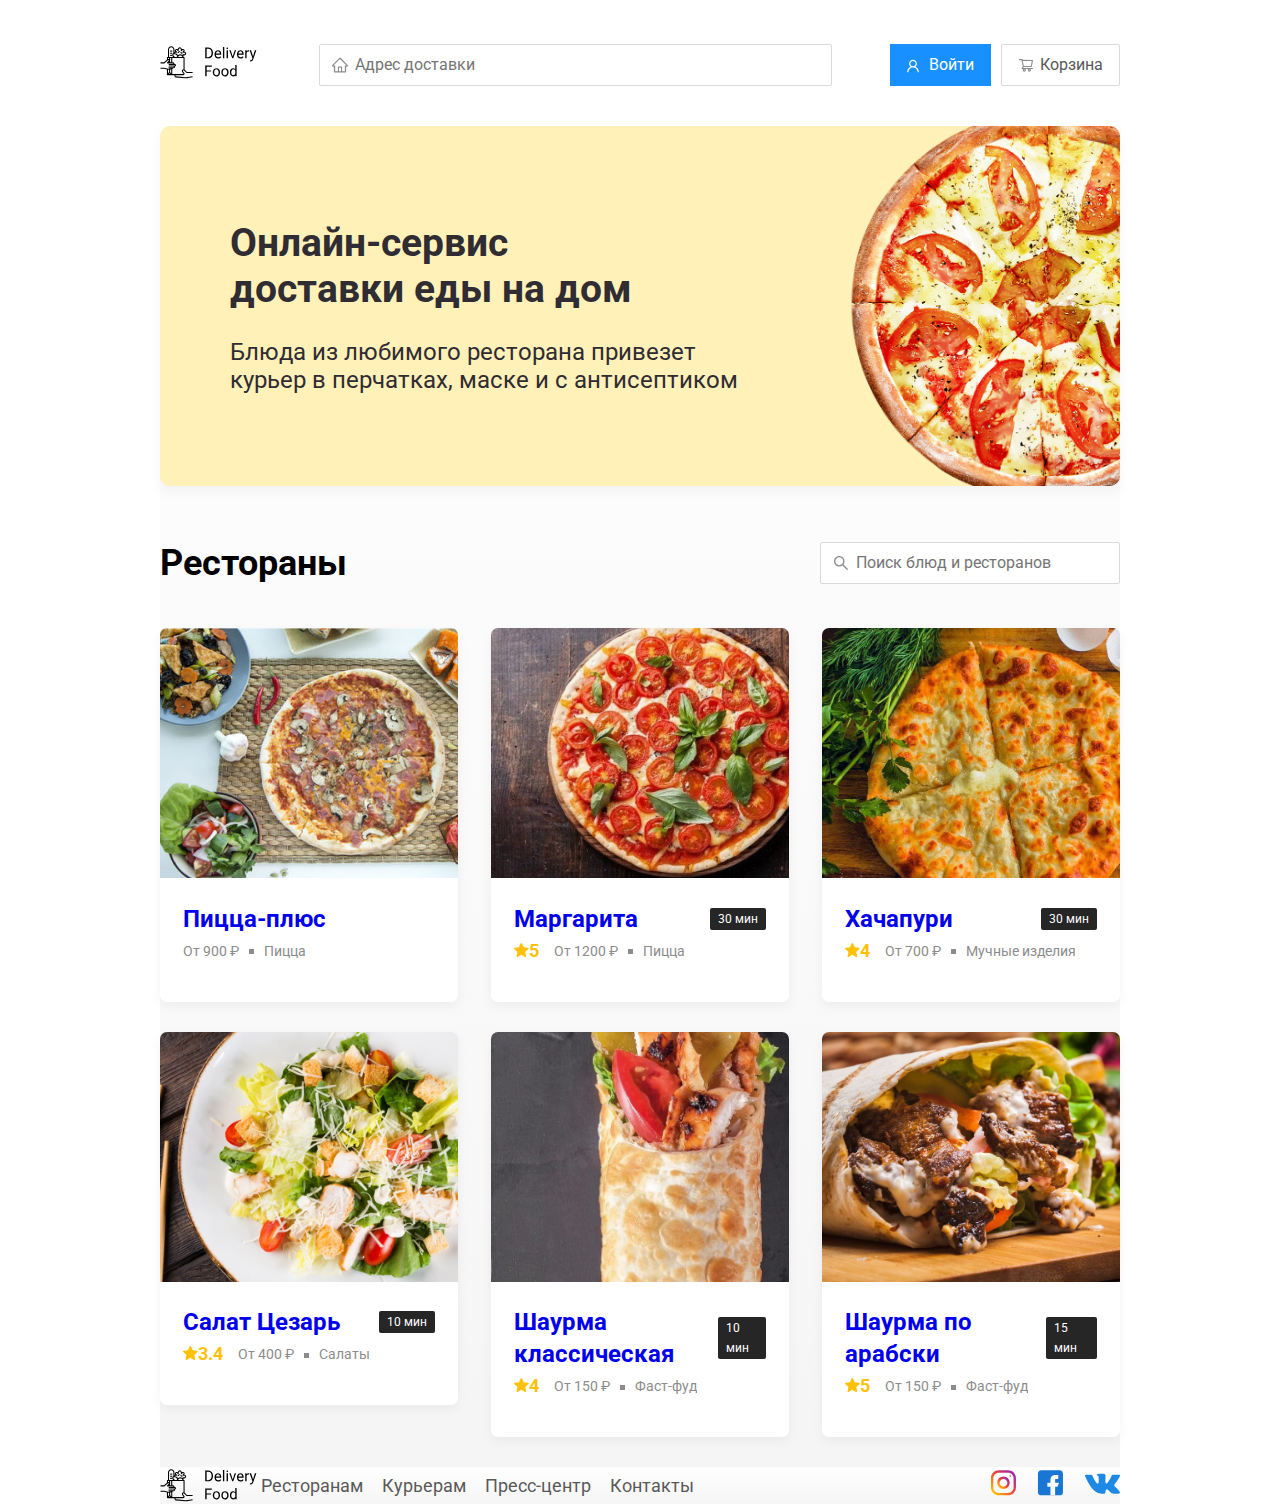
<file: index.html>
<!DOCTYPE html>
<html lang="ru">

<head>
    <meta charset="UTF-8">
    <meta name="viewport" content="width=device-width, initial-scale=1.0">
    <title>Delivery food - доставка еды на дом</title>
    <link href="https://fonts.googleapis.com/css?family=Roboto:400,700&display=swap&subset=cyrillic" rel="stylesheet" />
    <link rel="stylesheet" href="css\normalize.css">
    <link rel="stylesheet" href="css/style.css" />
</head>

<body>
    <div class="container">
        <!--Шапка сайта-->
        <header class="header">
            <!-- Логотип -->
            <a href="index.html" class="logo">
            <img src="img\logo.svg" alt="Logo">
            </a>
            
            <!-- Поле поиска -->
            <input type="text" class="input input-adress" placeholder="Адрес доставки">
            <div class="buttons">
                <button class="button-primary">
                    <img src="img\User.svg" alt="user" class="button-icon">
                    <span class="button-text">Войти</span>
                </button>
                <button class="button">
                    <img src="img\shopping card.svg" alt="shopping card" class="button-icon">
                    <span class="button-text">Корзина</span>
                </button>
            </div>
        </header>
        <main class="main">
            <div class="container">
                <section class="promo">
                    <h1 class="promo-tittle">Онлайн-сервис <br />доставки еды на дом</h1>
                    <p class="promo-text">Блюда из любимого ресторана привезет курьер в перчатках, маске и с
                        антисептиком</p>
                </section>
                <section class="restaurants">
                    <div class="section-heading">
                        <h2 class="section-tittle">Рестораны</h2>
                        <input type="text" class="input input-search" placeholder="Поиск блюд и ресторанов">
                    </div>
                    <div class="cards">
                        <a href="restaurant.html" class="card">
                            <img src="img/image.jpg" alt="image" class="card-image">
                            <div class="card-text">
                                <div class="card-heading">
                                    <h3 class="card-tittle card-tittle-reg">Пицца-плюс</h3>
                                   
                                </div>
                                <!-- /.card-heading -->
                                <div class="card-info">
                                    <div class="price">От 900 ₽</div>
                                    <div class="category">Пицца</div>
                                </div>
                                <!-- /.card-info -->
                            </div>
                            <!-- /.card-text -->
                        </a>
                        <!-- /.card -->

                        <a href="restaurant.html" class="card">
                            <img src="img/Маргарита.jpg" width="384" height="528" alt="image" class="card-image">
                            <div class="card-text">
                                <div class="card-heading">
                                    <h3 class="card-tittle">Маргарита</h3>
                                    <span class="card-tag tag">30 мин</span> <!-- /.card-tag tag -->
                                </div>
                                <!-- /.card-heading -->
                                <div class="card-info">
                                    <div class="rating">
                                        <img src="img/rating.svg" alt="rating" class="rating-star">5</div>
                                    <div class="price">От 1200 ₽</div>
                                    <div class="category">Пицца</div>
                                </div>
                                <!-- /.card-info -->
                            </div>
                            <!-- /.card-text -->
                        </a>
                        <!-- /.card -->

                        <a href="restaurant.html" class="card">
                            <img src="img/Хачапури.jpg" alt="image" class="card-image">
                            <div class="card-text">
                                <div class="card-heading">
                                    <h3 class="card-tittle">Хачапури</h3>
                                    <span class="card-tag tag">30 мин</span> <!-- /.card-tag tag -->
                                </div>
                                <!-- /.card-heading -->
                                <div class="card-info">
                                    <div class="rating"><img src="img/rating.svg" alt="rating" class="rating-star">4
                                    </div>
                                    <div class="price">От 700 ₽</div>
                                    <div class="category">Мучные изделия</div>
                                </div>
                                <!-- /.card-info -->
                            </div>
                            <!-- /.card-text -->
                        </a>
                        <!-- /.card -->

                        <a href="restaurant.html" class="card">
                            <img src="img/Цезарь.jpg" alt="image" class="card-image">
                            <div class="card-text">
                                <div class="card-heading">
                                    <h3 class="card-tittle">Салат Цезарь</h3>
                                    <span class="card-tag tag">10 мин</span> <!-- /.card-tag tag -->
                                </div>
                                <!-- /.card-heading -->
                                <div class="card-info">
                                    <div class="rating"><img src="img/rating.svg" alt="rating" class="rating-star">3.4
                                    </div>
                                    <div class="price">От 400 ₽</div>
                                    <div class="category">Салаты</div>
                                </div>
                                <!-- /.card-info -->
                            </div>
                            <!-- /.card-text -->
                        </a>
                        <!-- /.card -->

                        <a href="restaurant.html" class="card">
                            <img src="img/Шаурма.jpg" alt="image" class="card-image">
                            <div class="card-text">
                                <div class="card-heading">
                                    <h3 class="card-tittle">Шаурма классическая</h3>
                                    <span class="card-tag tag">10 мин</span> <!-- /.card-tag tag -->
                                </div>
                                <!-- /.card-heading -->
                                <div class="card-info">
                                    <div class="rating"><img src="img/rating.svg" alt="rating" class="rating-star">4
                                    </div>
                                    <div class="price">От 150 ₽</div>
                                    <div class="category">Фаст-фуд</div>
                                </div>
                                <!-- /.card-info -->
                            </div>
                            <!-- /.card-text -->
                        </a>
                        <!-- /.card -->

                        <a href="restaurant.html" class="card">
                            <img src="img/ШаурмаАрабская.jpg" alt="image" class="card-image">
                            <div class="card-text">
                                <div class="card-heading">
                                    <h3 class="card-tittle">Шаурма по арабски</h3>
                                    <span class="card-tag tag">15 мин</span> <!-- /.card-tag tag -->
                                </div>
                                <!-- /.card-heading -->
                                <div class="card-info">
                                    <div class="rating"><img src="img/rating.svg" alt="rating" class="rating-star">5
                                    </div>
                                    <div class="price">От 150 ₽</div>
                                    <div class="category">Фаст-фуд</div>
                                </div>
                                <!-- /.card-info -->
                            </div>
                            <!-- /.card-text -->
                        </a>
                        <!-- /.card -->


                    </div>
                    <!-- /.cards -->
                </section>
            </div>
        </main>
        <footer class="main">
            <div class="container">
                <div class="footer-block">
                    <img src="img/logo.svg" alt="logo" class="logo footer-logo">
                    <nav class="footer-nav">
                        <a href="#" class="footer-link">Ресторанам </a>
                        <a href="#" class="footer-link">Курьерам</a>
                        <a href="#" class="footer-link">Пресс-центр</a>
                        <a href="#" class="footer-link">Контакты</a>
                    </nav>
                    <div class="social-links">
                        <a href="" class="social-link"><img src="img/inst.svg" alt="instagram"></a>
                        <a href="" class="social-link"><img src="img/facebook.svg" alt="facebook"></a>
                        <a href="" class="social-link"><img src="img/vk.svg" alt="vk"></a>
                    </div>
                </div>
            </div>
        </footer>
</body>

</html>
</file>
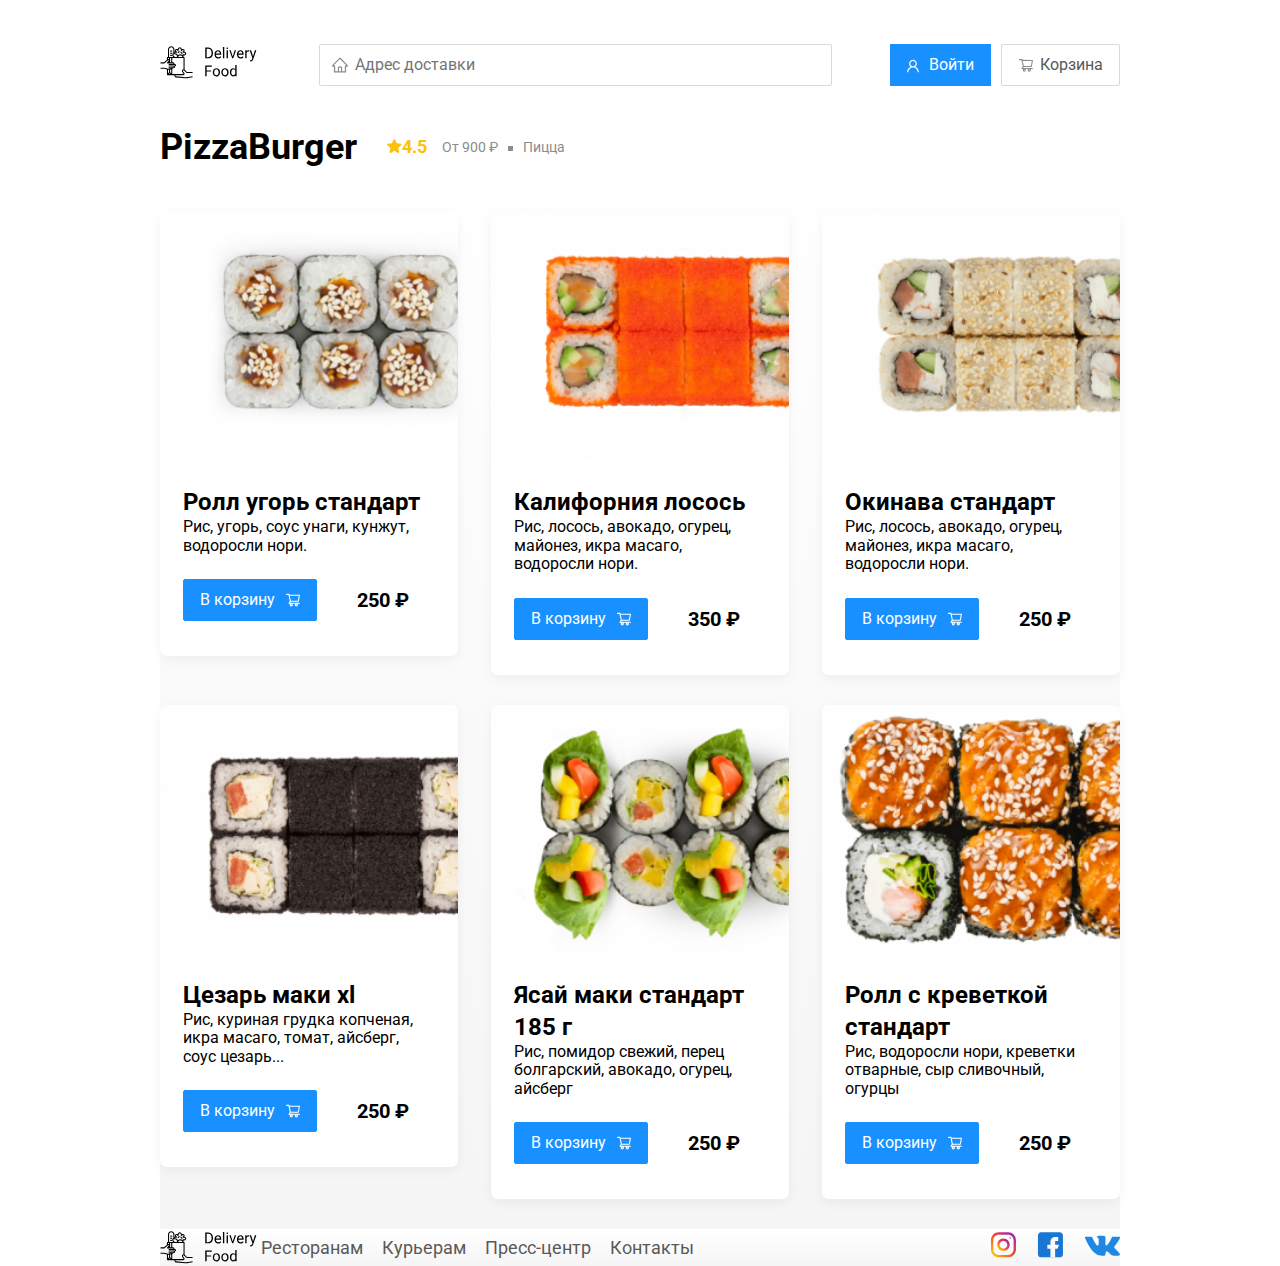
<file: restaurant.html>
<!DOCTYPE html>
<html lang="ru">

<head>
    <meta charset="UTF-8">
    <meta name="viewport" content="width=device-width, initial-scale=1.0">
    <title>PizzaBurger - доставка еды на дом</title>
    <link href="https://fonts.googleapis.com/css?family=Roboto:400,700&display=swap&subset=cyrillic" rel="stylesheet" />
    <link rel="stylesheet" href="css\normalize.css">
    <link rel="stylesheet" href="css\animate.css">
    <link rel="stylesheet" href="css/style.css" />
</head>

<body>
    <div class="container">
        <!--Шапка сайта-->
        <header class="header">
            <!-- Логотип -->
            <a href="index.html" class="logo">
                <img src="img\logo.svg" alt="Logo">
            </a>
            <!-- Поле поиска -->
            <input type="text" class="input input-adress" placeholder="Адрес доставки">
            <div class="buttons">
                <button class="button-primary">
                    <img src="img\User.svg" alt="user" class="button-icon">
                    <span class="button-text">Войти</span>
                </button>
                <button class="button" id="card-button">
                    <img src="img\shopping card.svg" alt="shopping card" class="button-icon">
                    <span class="button-text">Корзина</span>
                </button>
            </div>
        </header>
        <main class="main">
            <div class="container">
                <section class="restaurants">
                    <div class="section-heading">
                        <h2 class="section-tittle">PizzaBurger</h2>
                        <div class="card-info">
                            <div class="rating"><img src="img/rating.svg" alt="rating" class="rating-star">4.5
                            </div>
                            <div class="price">От 900 ₽</div>
                            <div class="category">Пицца</div>
                        </div>
                    </div>
                    <div class="cards">
                        <div class="card  wow fadeInUp"data-wow-delay="0.2s">
                            <img src="img/угорь_стандарт.svg" alt="image" class="card-image">
                            <div class="card-text">
                                <div class="card-heading">
                                    <h3 class="card-tittle">Ролл угорь стандарт</h3>
                                    
                                </div>
                                <!-- /.card-heading -->
                                <div class="card-info">
                    
                                    <div class="ingredietns">Рис, угорь, соус унаги, кунжут, водоросли нори.</div>
                                </div>
                                <!-- /.card-info -->
                                <div class="card-buttons">
                                    <button class="button button-primary">
                                        <span class="button-card-text">В корзину</span>
                                        <img src="img/shopping-card-whit.svg" alt="shopping card" class="card-button-image">
                                    </button>
                                    <strong class="card-price-bold">250 ₽</strong>
                                </div>
                            </div>
                            <!-- /.card-text -->
                        </div>
                        <!-- /.card -->

                        <div class="card wow fadeInUp"data-wow-delay="0.3s">
                            <img src="img/калфиорния.png"  alt="image" class="card-image">
                            <div class="card-text">
                                <div class="card-heading">
                                    <h3 class="card-tittle">Калифорния лосось </h3>
                                   
                                </div>
                                <!-- /.card-heading -->
                                <div class="card-info">
                    
                                    <div class="ingredietns">Рис, лосось, авокадо, огурец, майонез, икра масаго, водоросли нори.</div>
                                </div>
                                <!-- /.card-info -->
                                <div class="card-buttons">
                                    <button class="button button-primary">
                                        <span class="button-card-text">В корзину</span>
                                        <img src="img/shopping-card-whit.svg" alt="shopping card" class="card-button-image">
                                    </button>
                                    <strong class="card-price-bold">350 ₽</strong>
                                </div>
                            </div>
                            <!-- /.card-text -->
                        </div>
                        <!-- /.card -->

                        <div class="card wow fadeInUp"data-wow-delay="0.4s">
                            <img src="img/окинава.png" alt="image" class="card-image">
                            <div class="card-text">
                                <div class="card-heading">
                                    <h3 class="card-tittle">Окинава стандарт</h3>
                                    
                                </div>
                                <!-- /.card-heading -->
                                <div class="card-info">
                    
                                    <div class="ingredietns"> Рис, лосось, авокадо, огурец, майонез, икра масаго, водоросли нори.</div>
                                </div>
                                <!-- /.card-info -->
                                <div class="card-buttons">
                                    <button class="button button-primary">
                                        <span class="button-card-text">В корзину</span>
                                        <img src="img/shopping-card-whit.svg" alt="shopping card" class="card-button-image">
                                    </button>
                                    <strong class="card-price-bold">250 ₽</strong>
                                </div>
                            </div>
                            <!-- /.card-text -->
                        </div>
                        <!-- /.card -->

                        <div class="card wow fadeInUp"data-wow-delay="0.6s">
                            <img src="img/цезарь.png" alt="image" class="card-image">
                            <div class="card-text">
                                <div class="card-heading">
                                    <h3 class="card-tittle">Цезарь маки хl</h3>
                                    
                                </div>
                                <!-- /.card-heading -->
                                <div class="card-info">
                    
                                    <div class="ingredietns">Рис, куриная грудка копченая, икра масаго, томат, айсберг, соус цезарь...</div>
                                </div>
                                <!-- /.card-info -->
                                <div class="card-buttons">
                                    <button class="button button-primary">
                                        <span class="button-card-text">В корзину</span>
                                        <img src="img/shopping-card-whit.svg" alt="shopping card" class="card-button-image">
                                    </button>
                                    <strong class="card-price-bold">250 ₽</strong>
                                </div>
                            </div>
                            <!-- /.card-text -->
                        </div>
                        <!-- /.card -->

                        <div class="card wow fadeInUp"data-wow-delay="0.6s">
                            <img src="img/ясай.png" alt="image" class="card-image">
                            <div class="card-text">
                                <div class="card-heading">
                                    <h3 class="card-tittle">Ясай маки стандарт 185 г</h3>
                                    
                                </div>
                                <!-- /.card-heading -->
                                <div class="card-info">
                    
                                    <div class="ingredietns">Рис, помидор свежий, перец болгарский, авокадо, огурец, айсберг</div>
                                </div>
                                <!-- /.card-info -->
                                <div class="card-buttons">
                                    <button class="button button-primary">
                                        <span class="button-card-text">В корзину</span>
                                        <img src="img/shopping-card-whit.svg" alt="shopping card" class="card-button-image">
                                    </button>
                                    <strong class="card-price-bold">250 ₽</strong>
                                </div>
                            </div>
                            <!-- /.card-text -->
                        </div>
                        <!-- /.card -->

                        <div class="card wow fadeInUp"data-wow-delay="0.6s">
                            <img src="img/креветки.png" alt="image" class="card-image">
                            <div class="card-text">
                                <div class="card-heading">
                                    <h3 class="card-tittle">Ролл с креветкой стандарт</h3>
                                
                                </div>
                                <!-- /.card-heading -->
                                <div class="card-info">
                    
                                    <div class="ingredietns">Рис, водоросли нори, креветки отварные, сыр сливочный, огурцы</div>
                                </div>
                                <!-- /.card-info -->
                                <div class="card-buttons">
                                    <button class="button button-primary">
                                        <span class="button-card-text">В корзину</span>
                                        <img src="img/shopping-card-whit.svg" alt="shopping card" class="card-button-image">
                                    </button>
                                    <strong class="card-price-bold">250 ₽</strong>
                                </div>
                            </div>
                            <!-- /.card-text -->
                        </div>
                        <!-- /.card -->


                    </div>
                    <!-- /.cards -->
                </section>
            </div>
        </main>
        <footer class="main">
            <div class="container">
                <div class="footer-block">
                    <img src="img/logo.svg" alt="logo" class="logo footer-logo">
                    <nav class="footer-nav">
                        <a href="#" class="footer-link">Ресторанам </a>
                        <a href="#" class="footer-link">Курьерам</a>
                        <a href="#" class="footer-link">Пресс-центр</a>
                        <a href="#" class="footer-link">Контакты</a>
                    </nav>
                    <div class="social-links">
                        <a href="" class="social-link"><img src="img/inst.svg" alt="instagram"></a>
                        <a href="" class="social-link"><img src="img/facebook.svg" alt="facebook"></a>
                        <a href="" class="social-link"><img src="img/vk.svg" alt="vk"></a>
                    </div>
                </div>
            </div>
        </footer>

        <div class="modal">
            <div class="modal-dialog">
                <div class="modal-header">
                    <h3 class="modal-tittle">Корзина</h3>
                    <button class="close">&times;</button>
                </div>
                <div class="modal-body">
                    <div class="food-row">
                        <span class="food-name">Ролл угорь стандарт</span>
                    <strong class="food-price">250 ₽</strong>
                    <div class="food-counter">
                        <button class="counter-button">-</button>
                        <span class="counter">1</span>
                        <button class="counter-button">+</button>
                    </div>
                    </div><div class="food-row">
                        <span class="food-name">Ролл угорь стандарт</span>
                    <strong class="food-price">250 ₽</strong>
                    <div class="food-counter">
                        <button class="counter-button">-</button>
                        <span class="counter">1</span>
                        <button class="counter-button">+</button>
                    </div>
                    </div><div class="food-row">
                        <span class="food-name">Ролл угорь стандарт</span>
                    <strong class="food-price">250 ₽</strong>
                    <div class="food-counter">
                        <button class="counter-button">-</button>
                        <span class="counter">1</span>
                        <button class="counter-button">+</button>
                    </div>
                    </div><div class="food-row">
                        <span class="food-name">Ролл угорь стандарт</span>
                    <strong class="food-price">250 ₽</strong>
                    <div class="food-counter">
                        <button class="counter-button">-</button>
                        <span class="counter">1</span>
                        <button class="counter-button">+</button>
                    </div>
                    </div><div class="food-row">
                        <span class="food-name">Ролл угорь стандарт</span>
                    <strong class="food-price">250 ₽</strong>
                    <div class="food-counter">
                        <button class="counter-button">-</button>
                        <span class="counter">1</span>
                        <button class="counter-button">+</button>
                    </div>
                    </div>
                </div>
                <div class="modal-footer">
                    <span class="modal-pricetag">1250 ₽</span>
                    <div class="footer-buttons">
                        <button class="button button-primary">Оформить заказ</button>
                        <button class="button">Отмена</button>
                    </div>
                </div>
            </div>
        </div>
        <script src="js/wow.min.js"></script>
        <script src="js/main.js"></script>
</body>

</html>
</file>
<file: css/style.css>
*{
    box-sizing: border-box;
}
.container{
    max-width: 1200px;
    margin: auto;
}

.header{
    display: flex;
    align-items: center;
    justify-content: space-between;
    
    margin-bottom: 40px;
}

body{
    font-family: 'Roboto', sans-serif;
    padding-top: 44px;
}

.input{
    background: #FFFFFF;
    border: 1px solid #D9D9D9;
    border-radius: 2px;
    font-size: 16px;
    line-height: 24px;
    padding: 8px;
    padding-left: 35px;
    background-repeat: no-repeat;
    background-position: left 11px center;
}

.input-adress{
    
    flex: 0.8;
    background-image: url(../img/home.svg);
  }

.input-search{
    background-image: url(../img/search.svg);
    width: 300px;
    margin-left: auto;
}

.buttons{
    display: flex;
    align-content: center;

}

.button{
    display: flex;
    align-items: center;
    padding: 8px 16px;
    background: #FFFFFF;
    border: 1px solid #D9D9D9;
    box-sizing: border-box;
    box-shadow: 0px 0px 2px rgba(0, 0, 0, 0.0015);
    border-radius: 2px;
    color: #595959;
    font-size: 16px;
    line-height: 24px;
}   

.button-primary{
    padding: 8px 16px;
    box-sizing: border-box;
    background: #1890FF;
    border: 1px solid #1890FF;
    color :#fff;
    font-size: 16px;
    line-height: 24px;
    margin-right: 10px;
}

.button-icon{
    margin-right: 6px;
    vertical-align: middle;
}

.button-card-text{
    margin-right: 10px;
}
.promo{
    box-shadow: 0px 7px 12px rgba(158, 158, 163, 0.1);
    background: #FFF1B8 url(../img/promo-image.png) no-repeat top -75px right -275px / 900px;
    border-radius: 10px;
    padding: 68px 70px;
    margin-bottom: 56px;
}

.promo-tittle{
    font-style: normal;
    font-weight: bold;
    font-size: 39px;
    line-height: 46px;
    color: #302C34;
}

.promo-text{
    font-style: normal;
    font-weight: normal;
    font-size: 24px;
    line-height: 28px;
    color: #302C34;
    max-width: 538px;
}

.section-heading{
    display: flex;
    align-items: center;
    margin-bottom: 44px;
}

.section-tittle{
    font-style: normal;
    font-weight: bold;
    font-size: 36px;
    line-height: 42px;
    margin: 0px;
    color: #000000;
    margin-right: 30px;
}

.cards{
    display: flex;
    align-items: flex-start;
    flex-wrap: wrap;
    justify-content: space-between;
}

.card{
    background:#fff;
    box-shadow: 0px 4px 12px rgba(0,0,0,0.05);
    border-radius: 7px;
    overflow: hidden;
    margin-bottom: 30px;
    flex-basis: 31%;
    text-decoration: none;
}



.card-image{
    width: 384px;
    height: 250px;
    object-fit: cover;
}

.card-text{
    padding-top: 20px;
    padding-bottom: 35px;
    padding-left: 23px;
    padding-right: 23px;
}

.card-heading{
    display: flex;
    align-items: center;
    justify-content: space-between;
}

.card-tittle{
    margin: 0;
    font-style: normal;
    font-weight: bold;
    font-size: 24px;
    line-height: 32px;
}

.card-tittle-reg{
    font-weight: 400px; 
}
.card-tag{
    font-style: normal;
    font-weight: normal;
    font-size: 12px;
    line-height: 20px;
    color: #fff;
    background: #262626;
    border-radius: 2px;
    padding: 1px 8px;
}

.card-info{
    display: flex;
    align-items: center;
    flex-wrap: wrap;
    
}

.card-price-bold{
    font-weight: bold;
    font-size: 20px;
    line-height: 32px;
    margin-left: 30px;
}

.card-buttons{
    display: flex;
    align-items: center;
    margin-top: 24px;
}

.rating{
    margin-right: 26px;
    color: #FFC107;
    font-style: normal;
    font-weight: bold;
    font-size: 18px;
    line-height: 32px;
}

.price, .category{
    color: #8C8C8C;
    font-size: 18px;
    line-height: 32px;
}

.price{
    margin-right: 10px;
}

.ingredients{
    color: #8C8C8C;
    font-size: 18px;
    line-height: 21px;
}
.category{
    text-overflow: ellipsis;
    overflow: hidden;
    white-space: nowrap;
    max-width: 150px;
}
.price:after{
    content: "";
    width: 5px;
    height: 5px;
    background-color: #8C8C8C;
    display: inline-block;
    vertical-align: middle;
    background-repeat: 50%;
    margin-left: 10px;
}

.main{
    background: linear-gradient(180deg, rgba(245, 245, 245, 0) 1.04%, #F5F5F5 100%);
}

.footer{
    padding: 60px 0;
}

.footer-block{
    display: flex;
    align-items: center;
    justify-content: space-between;
}

.footer-link{
    display:inline-block;
    color: #595959;
    text-decoration: none;
    font-style: normal;
    font-weight: normal;
    font-size: 18px;
    line-height: 21px;
}

.footer-link:not(:last-child){
    margin-right: 15px;
}

.footer-nav{
    margin-right: 35px;
    margin-right: auto;
}

.social-links{
    display:flex;
    align-items: center;
}

.social-link:not(:last-child){
    margin-right: 21px;
}

.modal{
    position: fixed;
    left:0;
    top:0;
    width:100%;
    height: 100%;
    background: rgba(0,0,0,0.4);
    display: flex;
    display: none;
}

.is-open{
    display: flex;
}

.modal-dialog{
    max-width: 780px;
    width: 95%;
    background: #FFFFFF;
    border-radius: 5px;
    margin: auto;
    padding: 40px 45px;
    

}

.modal-pricetag{
    background: #262626;
    border-radius: 5px;
    color: white;
    padding: 15px 20px;
    font-size: 20px;
    line-height: 23px;

}

.modal-header{
    display: flex;
    align-items: center;
    justify-content: space-between;
    margin-bottom: 45px;
}

.food-row{
    display: flex;
    align-items: flex-start;
    justify-content: space-between;
    padding-bottom: 8px;
    border-bottom: 1px solid  #D9D9D9;
    margin-bottom: 15px;
}

.food-name{
    font-weight: normal;
    font-size: 18px;
    line-height: 32px;
}

.food-counter{
    display: flex;
    align-items: center;
    justify-content: center;
}

.counter-button{
    display: flex;
    align-items: center;
    justify-content: center;
    background: #FFFFFF;
    border: 1px solid #40A9FF;
    box-sizing: border-box;
    border-radius: 2px;
    width: 39px;
    height: 32px;
    font-weight: normal;
    font-size: 14px;
    line-height: 22px;
    color: #40A9FF;
}

.counter{
    font-size: 16px;
    line-height: 24px;
    margin-left: 10px;
    margin-right: 10px;
}

.food-price{
    margin-left: auto;
    margin-right: 47px;
    font-weight: bold;
    font-size: 20px;
    line-height: 32px;
}

.close{
    font-size: 36px;
    border: none;
    background-color: transparent;
}

.modal-body{
    margin-bottom: 52px;
}

.modal-tittle{
    margin: 0;
    font-weight: bold;
    font-size: 36px;
    line-height: 42px;
}

.modal-footer{
    display: flex;
    align-items: center;
    justify-content: space-between;
}

.footer-buttons{
    display: flex;
    align-items: center;
}

@media (max-width: 1366px){
    .container{
        max-width: 960px;
    }
    .promo{
    background-position: center right -200px;
    background-size: 550px;
    }
    .rating{
        margin-right: 15px;
    }
    .category, .price{
        font-size: 14px;
    }
}
@media(max-width: 992px){
    .container{
        max-width: 750px;
    }
    .promo{
        padding: 50px;
        background-size: 500px;
        background-position: center right -200px;
    }
    .promo-text{
        font-size: 18px;
        max-width: 400px;
    }
    .card{
        flex-basis: 49%;
    }
    .footer-link{
       font-size: 16px; 
    }
}
@media (max-width: 768px){
    .container{
        max-width: 560px;
    }
    .card-info{
        flex-wrap: wrap;
    }
    .card.rating{
        flex-basis: 100%;
    }
    .card-tittle{
        font-size: 18px;
    }
    .promo-tittle{
        font-size: 24px;
        line-height: 1.4;
    }
    .promo{
        background-size: 400px;
        background-position: center 50px right -200px;
    }
    .promo-text{
        margin-top: 0;
    }
}
@media (max-width: 600px){
    .container{
        width: 90%;
    }
    .header{
        flex-wrap: wrap;
    }
    .input-adress{
        margin-top: 15px;
        order: 5;
        flex: 1;
    }
    .promo{
        background-image: none;
    }
    .promo-tittle{
        margin-bottom: 10px;
    }
    .section-tittle{
        font-size: 20px;
    }
    .card {
        flex-basis: 100%;
    }
    .card-image{
        width: 100%;
    }
    .footer{
        padding: 30px 0;
    }
    .footer-block{
        align-items: flex-start;
    }
    .footer-nav{
        margin-left: 0;
        margin-right: 0;
        order: 0;
        display: flex;
        flex-direction: column;
    }
    .footer-logo{
        margin-right: 15px;
        order:1;
    }
    .social-links{
        order: 2;
    }
}

@media (max-width: 480px){
    .button-text{
        display: none;
    }
    .button{
        min-height: 40px;
    }
    .button-icon{
        margin-right: 0;
    }
    .promo{
        padding: 20px;
    }
    .section-heading{
        flex-wrap: wrap;
    }
    .footer-block{
        flex-wrap: wrap;
        flex-direction: column;
        align-items: center;
    }
    .footer-logo{
       order: 0; 
       margin-bottom: 20px;
    }
    .footer-nav{
        margin-bottom: 20px;
        text-align: center;
    }
    .footer-logo:not(:last-child){
        margin-right: 0;
    }
}
</file>
